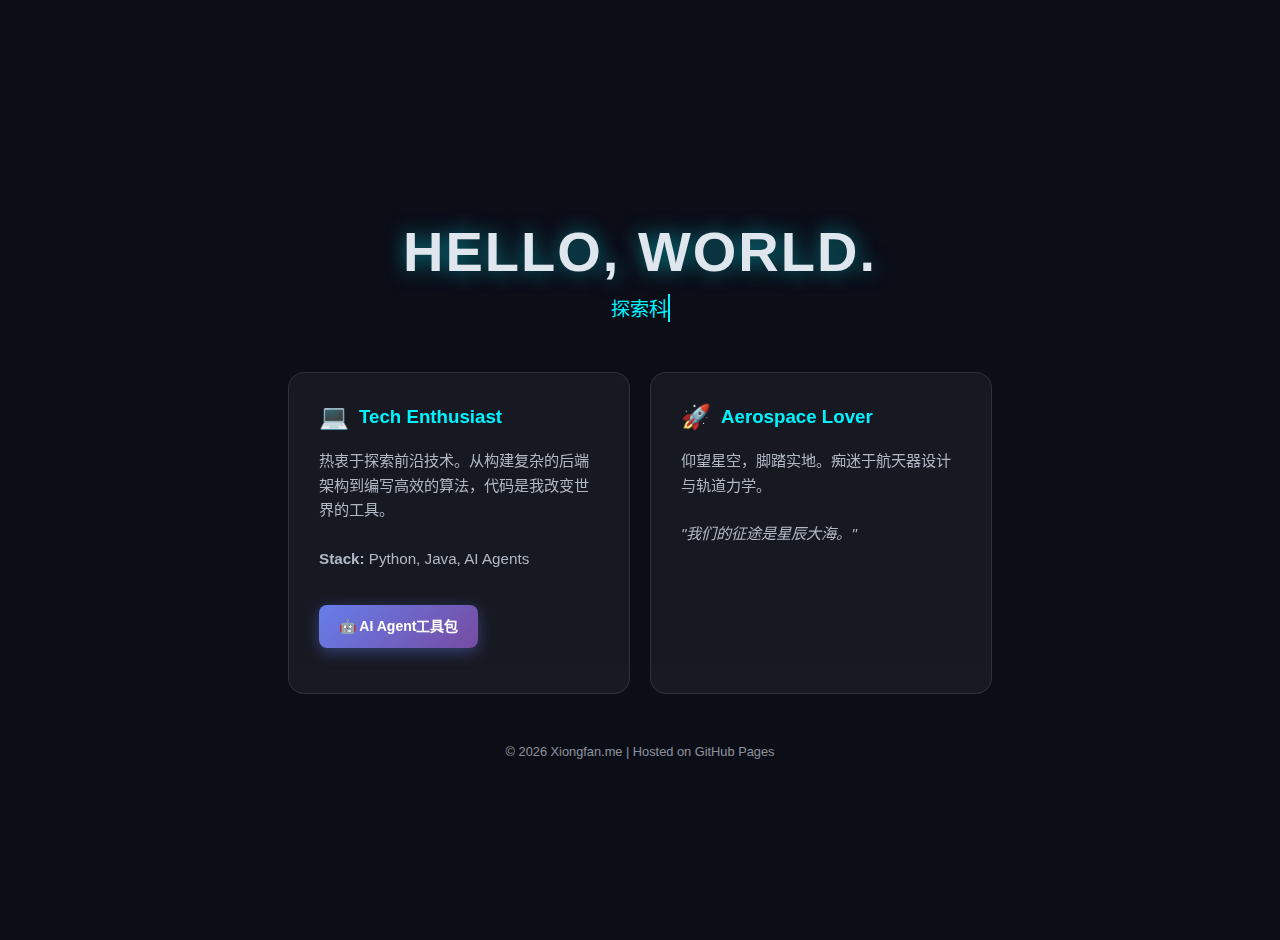
<file: index.html>
<!DOCTYPE html>
<html lang="zh-CN">
<head>
    <meta charset="UTF-8">
    <meta name="viewport" content="width=device-width, initial-scale=1.0">
    <title>XiongFan's Universe</title>
    <style>
        /* --- 全局设置 --- */
        :root {
            --bg-color: #0b0d17;
            --accent-color: #00f3ff; /* 赛博朋克青 */
            --text-color: #e0e6ed;
            --card-bg: rgba(255, 255, 255, 0.05);
            --card-border: rgba(255, 255, 255, 0.1);
        }

        body, html {
            margin: 0;
            padding: 0;
            width: 100%;
            height: 100%;
            font-family: 'Segoe UI', Roboto, Helvetica, Arial, sans-serif;
            background-color: var(--bg-color);
            color: var(--text-color);
            overflow-x: hidden;
        }

        /* --- 动态背景画布 --- */
        #canvas-container {
            position: fixed;
            top: 0;
            left: 0;
            width: 100%;
            height: 100%;
            z-index: -1;
            background: radial-gradient(ellipse at bottom, #1b2735 0%, #090a0f 100%);
        }

        /* --- 主容器 --- */
        .container {
            display: flex;
            flex-direction: column;
            align-items: center;
            justify-content: center;
            min-height: 100vh;
            padding: 20px;
            text-align: center;
            position: relative;
            z-index: 1;
        }

        /* --- 标题区域 --- */
        h1 {
            font-size: 3.5rem;
            margin-bottom: 10px;
            letter-spacing: 2px;
            text-shadow: 0 0 20px rgba(0, 243, 255, 0.5);
        }

        .typewriter {
            font-family: 'Courier New', Courier, monospace;
            font-size: 1.2rem;
            color: var(--accent-color);
            border-right: 2px solid var(--accent-color);
            white-space: nowrap;
            overflow: hidden;
            animation: blink 0.75s step-end infinite;
            display: inline-block;
            margin-bottom: 50px;
        }

        /* --- 卡片区域 --- */
        .grid {
            display: flex;
            gap: 20px;
            flex-wrap: wrap;
            justify-content: center;
            max-width: 800px;
        }

        .card {
            background: var(--card-bg);
            backdrop-filter: blur(10px); /* 磨砂玻璃效果 */
            -webkit-backdrop-filter: blur(10px);
            border: 1px solid var(--card-border);
            border-radius: 16px;
            padding: 30px;
            width: 280px;
            transition: transform 0.3s ease, box-shadow 0.3s ease;
            text-align: left;
        }

        .card:hover {
            transform: translateY(-10px);
            box-shadow: 0 10px 30px rgba(0, 243, 255, 0.15);
            border-color: var(--accent-color);
        }

        .card h3 {
            margin-top: 0;
            color: var(--accent-color);
            display: flex;
            align-items: center;
            gap: 10px;
        }

        .card p {
            line-height: 1.6;
            color: #b0b8c4;
            font-size: 0.95rem;
        }

        .emoji-icon {
            font-size: 1.5rem;
        }

        /* --- 页脚 --- */
        footer {
            margin-top: 50px;
            font-size: 0.8rem;
            opacity: 0.6;
        }

        /* --- 动画关键帧 --- */
        @keyframes blink {
            from, to { border-color: transparent }
            50% { border-color: var(--accent-color) }
        }

        /* --- 移动端适配 --- */
        @media (max-width: 768px) {
            h1 { font-size: 2.5rem; }
            .grid { flex-direction: column; }
            .card { width: 100%; box-sizing: border-box; }
        }
    </style>
</head>
<body>

    <canvas id="canvas-container"></canvas>

    <div class="container">
        <h1>HELLO, WORLD.</h1>
        
        <div id="typing-text" class="typewriter"></div>

        <div class="grid">
            <div class="card">
                <h3><span class="emoji-icon">💻</span> Tech Enthusiast</h3>
                <p>
                    热衷于探索前沿技术。从构建复杂的后端架构到编写高效的算法，代码是我改变世界的工具。
                    <br><br>
                    <strong>Stack:</strong> Python, Java, AI Agents
                    <br><br>
                    <a href="/agent-tools/" style="display: inline-block; padding: 10px 20px; background: linear-gradient(135deg, #667eea 0%, #764ba2 100%); color: white; text-decoration: none; border-radius: 8px; font-size: 14px; font-weight: 600; box-shadow: 0 4px 15px rgba(102, 126, 234, 0.4); transition: all 0.3s ease; margin-top: 10px;">
                        🤖 AI Agent工具包
                    </a>
                </p>
            </div>

            <div class="card">
                <h3><span class="emoji-icon">🚀</span> Aerospace Lover</h3>
                <p>
                    仰望星空，脚踏实地。痴迷于航天器设计与轨道力学。
                    <br><br>
                    <em>"我们的征途是星辰大海。"</em>
                </p>
            </div>
        </div>

        <footer>
            &copy; 2026 Xiongfan.me | Hosted on GitHub Pages
        </footer>
    </div>

    <script>
        // --- 1. 打字机效果脚本 ---
        const textToType = "探索科技边界 · 追逐星辰大海";
        const typeWriterElement = document.getElementById('typing-text');
        let i = 0;

        function typeWriter() {
            if (i < textToType.length) {
                typeWriterElement.innerHTML += textToType.charAt(i);
                i++;
                setTimeout(typeWriter, 100); // 打字速度
            }
        }

        // --- 2. 粒子星空背景脚本 (原生JS实现，无需外部库) ---
        const canvas = document.getElementById('canvas-container');
        const ctx = canvas.getContext('2d');
        let particlesArray;

        // 设置 Canvas 尺寸
        canvas.width = window.innerWidth;
        canvas.height = window.innerHeight;

        // 处理窗口大小调整
        window.addEventListener('resize', () => {
            canvas.width = window.innerWidth;
            canvas.height = window.innerHeight;
            init();
        });

        // 粒子类
        class Particle {
            constructor() {
                this.x = Math.random() * canvas.width;
                this.y = Math.random() * canvas.height;
                this.size = Math.random() * 2; // 星星大小
                this.speedX = (Math.random() * 0.5) - 0.25; // 漂浮速度
                this.speedY = (Math.random() * 0.5) - 0.25;
            }
            update() {
                this.x += this.speedX;
                this.y += this.speedY;
                // 边界检查（让星星从另一边出来）
                if (this.x < 0) this.x = canvas.width;
                if (this.x > canvas.width) this.x = 0;
                if (this.y < 0) this.y = canvas.height;
                if (this.y > canvas.height) this.y = 0;
            }
            draw() {
                ctx.fillStyle = 'white';
                ctx.beginPath();
                ctx.arc(this.x, this.y, this.size, 0, Math.PI * 2);
                ctx.fill();
            }
        }

        function init() {
            particlesArray = [];
            const numberOfParticles = (canvas.height * canvas.width) / 9000; // 根据屏幕面积决定星星数量
            for (let i = 0; i < numberOfParticles; i++) {
                particlesArray.push(new Particle());
            }
        }
        function animate() {
            ctx.clearRect(0, 0, canvas.width, canvas.height);
            for (let i = 0; i < particlesArray.length; i++) {
                particlesArray[i].update();
                particlesArray[i].draw();
                // 连线效果 (模拟星座/神经网络)
                for (let j = i; j < particlesArray.length; j++) {
                    const dx = particlesArray[i].x - particlesArray[j].x;
                    const dy = particlesArray[i].y - particlesArray[j].y;
                    const distance = Math.sqrt(dx * dx + dy * dy);
                    if (distance < 100) {
                        ctx.beginPath();
                        ctx.strokeStyle = `rgba(0, 243, 255, ${0.1 - distance/1000})`; // 青色连线
                        ctx.lineWidth = 0.5;
                        ctx.moveTo(particlesArray[i].x, particlesArray[i].y);
                        ctx.lineTo(particlesArray[j].x, particlesArray[j].y);
                        ctx.stroke();
                    }
                }
            }
            requestAnimationFrame(animate);
        }

        // 启动
        init();
        animate();
        // 延迟一点启动打字机
        setTimeout(typeWriter, 500);

    </script>
</body>
</html>
</file>
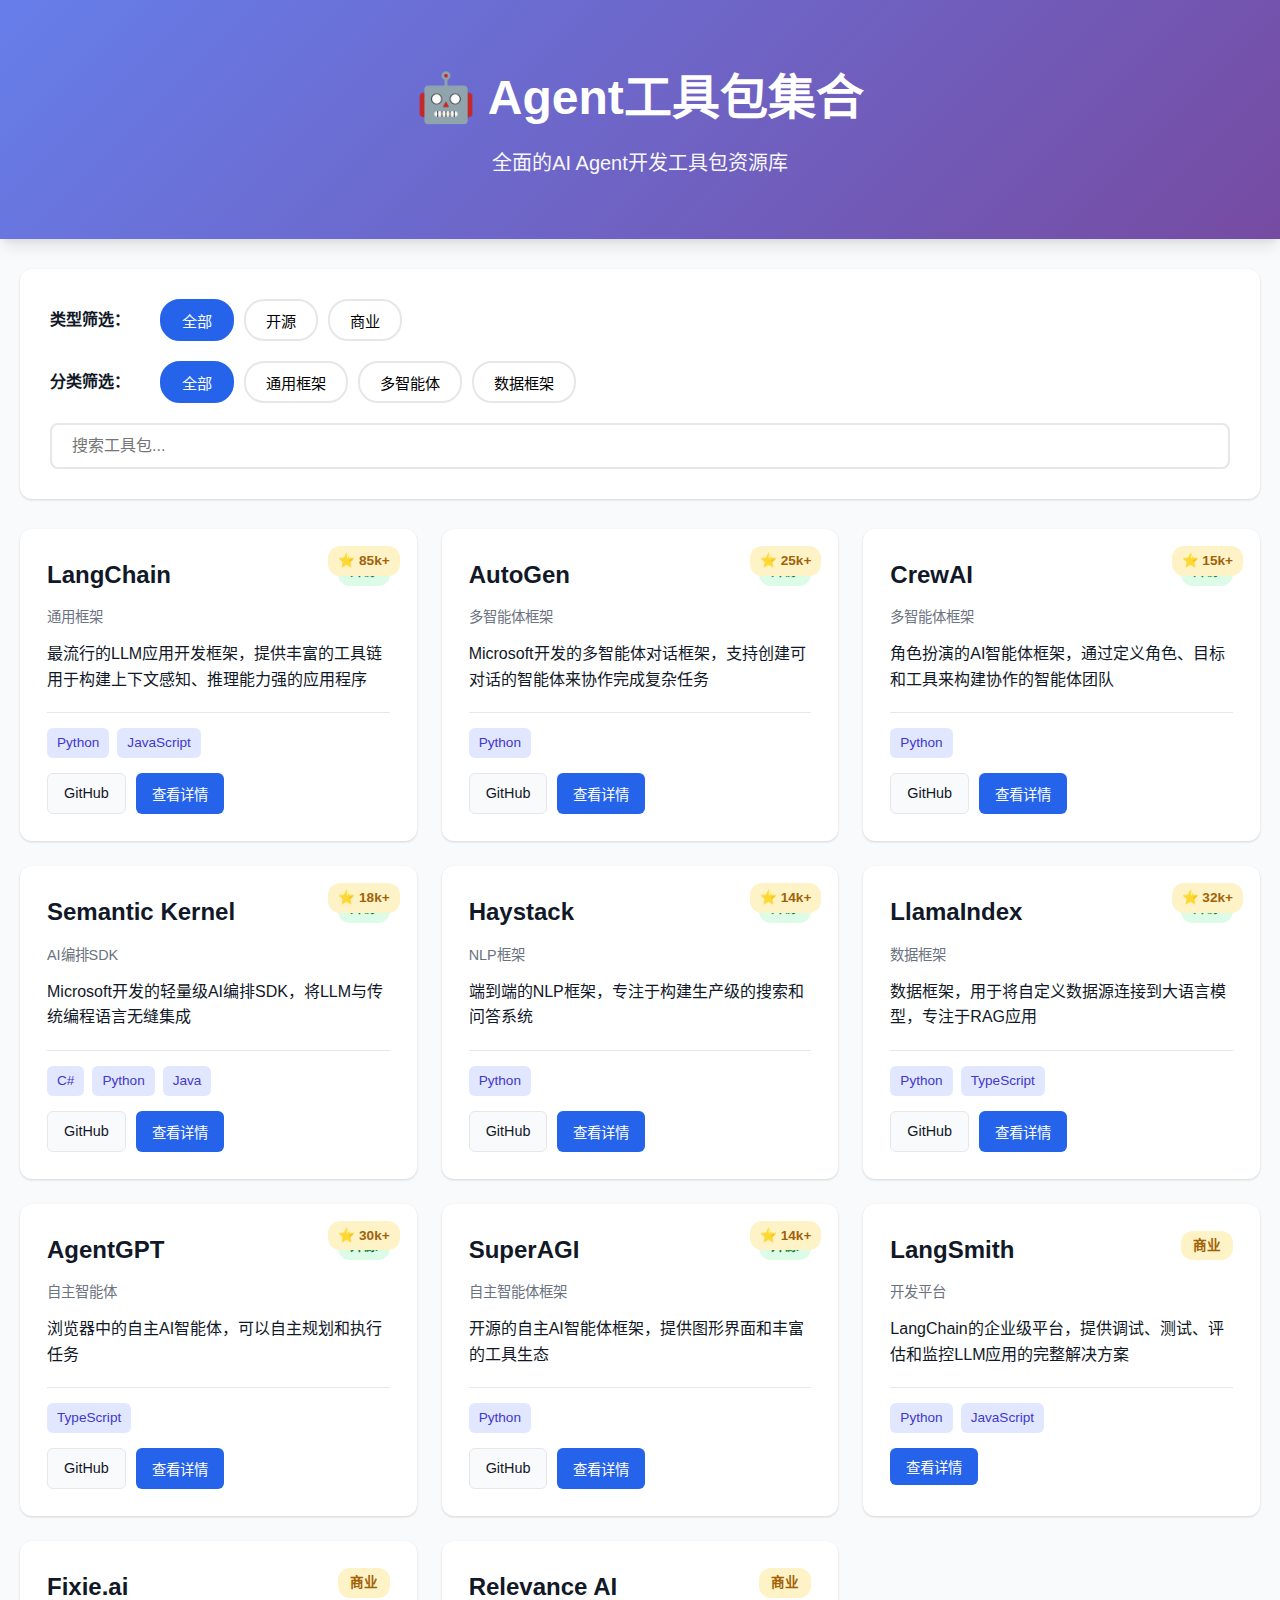
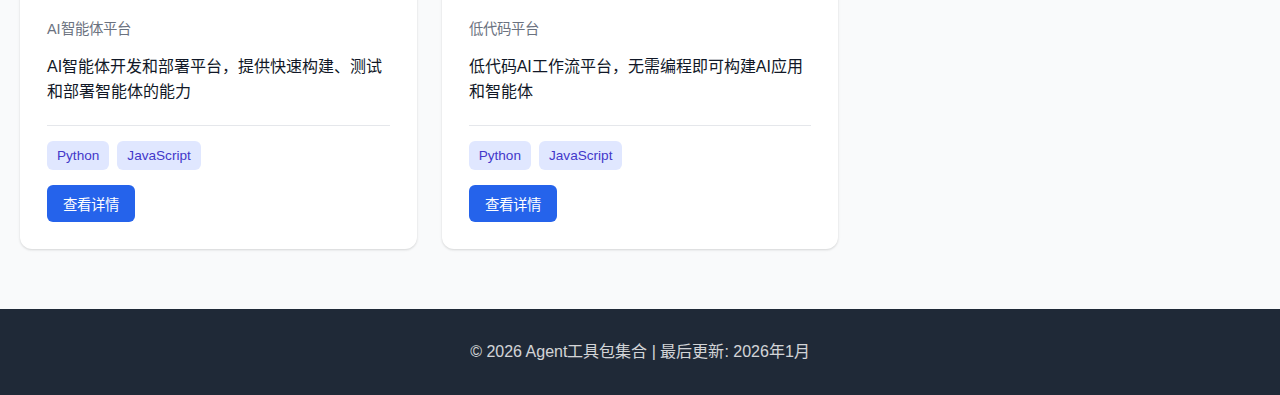
<file: agent-tools/index.html>
<!DOCTYPE html>
<html lang="zh-CN">
<head>
    <meta charset="UTF-8">
    <meta name="viewport" content="width=device-width, initial-scale=1.0">
    <title>Agent工具包集合</title>
    <link rel="stylesheet" href="assets/style.css">
</head>
<body>
    <header>
        <div class="container">
            <h1>🤖 Agent工具包集合</h1>
            <p class="subtitle">全面的AI Agent开发工具包资源库</p>
        </div>
    </header>

    <main class="container">
        <!-- 筛选器 -->
        <section class="filters">
            <div class="filter-group">
                <label>类型筛选：</label>
                <button class="filter-btn active" data-filter="all">全部</button>
                <button class="filter-btn" data-filter="开源">开源</button>
                <button class="filter-btn" data-filter="商业">商业</button>
            </div>
            <div class="filter-group">
                <label>分类筛选：</label>
                <button class="filter-btn active" data-category="all">全部</button>
                <button class="filter-btn" data-category="通用框架">通用框架</button>
                <button class="filter-btn" data-category="多智能体框架">多智能体</button>
                <button class="filter-btn" data-category="数据框架">数据框架</button>
            </div>
            <div class="search-box">
                <input type="text" id="searchInput" placeholder="搜索工具包...">
            </div>
        </section>

        <!-- 工具包卡片容器 -->
        <section id="agentsContainer" class="agents-grid">
            <p class="no-results">正在加载...</p>
        </section>

        <!-- 详细信息模态框 -->
        <div id="modal" class="modal">
            <div class="modal-content">
                <span class="close">&times;</span>
                <div id="modalBody"></div>
            </div>
        </div>
    </main>

    <footer>
        <div class="container">
            <p>&copy; 2026 Agent工具包集合 | 最后更新: 2026年1月</p>
        </div>
    </footer>

    <!-- 数据加载脚本 -->
    <script src="data/agents.json" type="application/json" id="agentsDataScript"></script>
    
    <script>
        // 全局变量
        let agentsData = [];

        // 页面加载完成后初始化
        window.addEventListener('DOMContentLoaded', function() {
            initializeApp();
        });

        // 初始化应用
        async function initializeApp() {
            try {
                // 尝试从JSON文件加载
                const response = await fetch('data/agents.json');
                const data = await response.json();
                agentsData = data.agents;
            } catch (error) {
                console.error('加载数据失败，请检查data/agents.json文件是否存在', error);
                document.getElementById('agentsContainer').innerHTML = 
                    '<p class="no-results">数据加载失败，请确保data/agents.json文件存在并刷新页面</p>';
                return;
            }
            
            if (agentsData && agentsData.length > 0) {
                renderAgents(agentsData);
                setupEventListeners();
            } else {
                document.getElementById('agentsContainer').innerHTML = 
                    '<p class="no-results">暂无数据</p>';
            }
        }

        // 渲染工具包卡片
        function renderAgents(agents) {
            const container = document.getElementById('agentsContainer');
            container.innerHTML = '';

            if (!agents || agents.length === 0) {
                container.innerHTML = '<p class="no-results">未找到匹配的工具包</p>';
                return;
            }

            agents.forEach(agent => {
                const card = createAgentCard(agent);
                container.appendChild(card);
            });
        }

        // 创建单个卡片
        function createAgentCard(agent) {
            const card = document.createElement('div');
            card.className = 'agent-card';
            card.dataset.type = agent.type;
            card.dataset.category = agent.category;

            const typeClass = agent.type === '开源' ? 'type-open' : 'type-commercial';
            
            const githubLink = (agent.github !== '闭源' && agent.github !== '部分开源') ? 
                `<a href="${agent.github}" target="_blank" class="btn-link">GitHub</a>` : '';
            
            const starsDiv = agent.stars !== 'N/A' ? 
                `<div class="stars">⭐ ${agent.stars}</div>` : '';
            
            card.innerHTML = `
                <div class="card-header">
                    <h3>${agent.name}</h3>
                    <span class="type-badge ${typeClass}">${agent.type}</span>
                </div>
                <p class="category">${agent.category}</p>
                <p class="description">${agent.description}</p>
                <div class="card-footer">
                    <div class="languages">
                        ${agent.languages.map(lang => `<span class="lang-tag">${lang}</span>`).join('')}
                    </div>
                    <div class="card-actions">
                        ${githubLink}
                        <button class="btn-primary" onclick="showDetails('${agent.id}')">查看详情</button>
                    </div>
                </div>
                ${starsDiv}
            `;

            return card;
        }

        // 显示详细信息
        function showDetails(agentId) {
            const agent = agentsData.find(a => a.id === agentId);
            if (!agent) return;

            const modal = document.getElementById('modal');
            const modalBody = document.getElementById('modalBody');

            const githubInfo = agent.github !== '闭源' ? 
                `<a href="${agent.github}" target="_blank">${agent.github}</a>` : 
                agent.github;

            modalBody.innerHTML = `
                <h2>${agent.name}</h2>
                <div class="detail-header">
                    <span class="type-badge ${agent.type === '开源' ? 'type-open' : 'type-commercial'}">${agent.type}</span>
                    <span class="category-badge">${agent.category}</span>
                </div>

                <div class="detail-section">
                    <h3>📖 简介</h3>
                    <p>${agent.description}</p>
                </div>

                <div class="detail-section">
                    <h3>🔗 链接</h3>
                    <p><strong>官网：</strong><a href="${agent.website}" target="_blank">${agent.website}</a></p>
                    <p><strong>GitHub：</strong>${githubInfo}</p>
                    <p><strong>定价：</strong>${agent.pricing}</p>
                </div>

                <div class="detail-section">
                    <h3>✨ 核心功能</h3>
                    <ul class="features-list">
                        ${agent.features.map(feature => `<li>${feature}</li>`).join('')}
                    </ul>
                </div>

                <div class="detail-section">
                    <h3>🔧 主要函数/API</h3>
                    ${renderFunctions(agent.functions)}
                </div>

                <div class="detail-section pros-cons">
                    <div class="pros">
                        <h3>✅ 优点</h3>
                        <ul>
                            ${agent.pros.map(pro => `<li>${pro}</li>`).join('')}
                        </ul>
                    </div>
                    <div class="cons">
                        <h3>⚠️ 缺点</h3>
                        <ul>
                            ${agent.cons.map(con => `<li>${con}</li>`).join('')}
                        </ul>
                    </div>
                </div>

                <div class="detail-section">
                    <h3>💻 支持的语言</h3>
                    <div class="languages">
                        ${agent.languages.map(lang => `<span class="lang-tag-large">${lang}</span>`).join('')}
                    </div>
                </div>
            `;

            modal.style.display = 'block';
        }

        // 渲染函数列表
        function renderFunctions(functions) {
            let html = '<div class="functions-grid">';
            
            for (const [category, funcs] of Object.entries(functions)) {
                html += `
                    <div class="function-category">
                        <h4>${category}</h4>
                        <ul>
                `;
                
                for (const [funcName, funcDesc] of Object.entries(funcs)) {
                    html += `<li><code>${funcName}</code> - ${funcDesc}</li>`;
                }
                
                html += `
                        </ul>
                    </div>
                `;
            }
            
            html += '</div>';
            return html;
        }

        // 设置事件监听器
        function setupEventListeners() {
            // 类型筛选
            document.querySelectorAll('[data-filter]').forEach(btn => {
                btn.addEventListener('click', function() {
                    document.querySelectorAll('[data-filter]').forEach(b => b.classList.remove('active'));
                    this.classList.add('active');
                    applyFilters();
                });
            });

            // 分类筛选
            document.querySelectorAll('[data-category]').forEach(btn => {
                btn.addEventListener('click', function() {
                    document.querySelectorAll('[data-category]').forEach(b => b.classList.remove('active'));
                    this.classList.add('active');
                    applyFilters();
                });
            });

            // 搜索
            const searchInput = document.getElementById('searchInput');
            if (searchInput) {
                searchInput.addEventListener('input', applyFilters);
            }

            // 模态框关闭
            const closeBtn = document.querySelector('.close');
            if (closeBtn) {
                closeBtn.addEventListener('click', function() {
                    document.getElementById('modal').style.display = 'none';
                });
            }

            // 点击模态框外部关闭
            window.addEventListener('click', function(event) {
                const modal = document.getElementById('modal');
                if (event.target === modal) {
                    modal.style.display = 'none';
                }
            });
        }

        // 应用筛选
        function applyFilters() {
            const typeFilter = document.querySelector('[data-filter].active');
            const categoryFilter = document.querySelector('[data-category].active');
            const searchInput = document.getElementById('searchInput');
            
            if (!typeFilter || !categoryFilter || !agentsData) return;
            
            const typeValue = typeFilter.dataset.filter;
            const categoryValue = categoryFilter.dataset.category;
            const searchTerm = searchInput ? searchInput.value.toLowerCase() : '';

            let filtered = agentsData;

            // 类型筛选
            if (typeValue !== 'all') {
                filtered = filtered.filter(agent => agent.type === typeValue);
            }

            // 分类筛选
            if (categoryValue !== 'all') {
                filtered = filtered.filter(agent => agent.category === categoryValue);
            }

            // 搜索筛选
            if (searchTerm) {
                filtered = filtered.filter(agent => 
                    agent.name.toLowerCase().includes(searchTerm) ||
                    agent.description.toLowerCase().includes(searchTerm) ||
                    agent.category.toLowerCase().includes(searchTerm)
                );
            }

            renderAgents(filtered);
        }
    </script>
</body>
</html>
</file>
<file: agent-tools/assets/style.css>
/* 全局样式 */
* {
    margin: 0;
    padding: 0;
    box-sizing: border-box;
}

:root {
    --primary-color: #2563eb;
    --primary-hover: #1d4ed8;
    --success-color: #10b981;
    --warning-color: #f59e0b;
    --danger-color: #ef4444;
    --dark-bg: #1f2937;
    --light-bg: #f9fafb;
    --card-bg: #ffffff;
    --border-color: #e5e7eb;
    --text-primary: #111827;
    --text-secondary: #6b7280;
    --shadow: 0 1px 3px 0 rgba(0, 0, 0, 0.1), 0 1px 2px 0 rgba(0, 0, 0, 0.06);
    --shadow-lg: 0 10px 15px -3px rgba(0, 0, 0, 0.1), 0 4px 6px -2px rgba(0, 0, 0, 0.05);
}

body {
    font-family: -apple-system, BlinkMacSystemFont, 'Segoe UI', 'Roboto', 'Oxygen',
        'Ubuntu', 'Cantarell', 'Fira Sans', 'Droid Sans', 'Helvetica Neue',
        sans-serif;
    -webkit-font-smoothing: antialiased;
    -moz-osx-font-smoothing: grayscale;
    background-color: var(--light-bg);
    color: var(--text-primary);
    line-height: 1.6;
}

.container {
    max-width: 1280px;
    margin: 0 auto;
    padding: 0 20px;
}

/* 头部 */
header {
    background: linear-gradient(135deg, #667eea 0%, #764ba2 100%);
    color: white;
    padding: 60px 0;
    text-align: center;
    box-shadow: var(--shadow-lg);
}

header h1 {
    font-size: 3rem;
    font-weight: 700;
    margin-bottom: 10px;
    animation: fadeInDown 0.8s ease-out;
}

header .subtitle {
    font-size: 1.25rem;
    opacity: 0.95;
    animation: fadeInUp 0.8s ease-out;
}

/* 筛选器区域 */
.filters {
    background: var(--card-bg);
    padding: 30px;
    margin: 30px 0;
    border-radius: 12px;
    box-shadow: var(--shadow);
}

.filter-group {
    margin-bottom: 20px;
    display: flex;
    align-items: center;
    flex-wrap: wrap;
    gap: 10px;
}

.filter-group:last-child {
    margin-bottom: 0;
}

.filter-group label {
    font-weight: 600;
    color: var(--text-primary);
    min-width: 100px;
}

.filter-btn {
    padding: 8px 20px;
    border: 2px solid var(--border-color);
    background: white;
    border-radius: 20px;
    cursor: pointer;
    transition: all 0.3s ease;
    font-size: 0.95rem;
    font-weight: 500;
}

.filter-btn:hover {
    border-color: var(--primary-color);
    color: var(--primary-color);
    transform: translateY(-2px);
}

.filter-btn.active {
    background: var(--primary-color);
    color: white;
    border-color: var(--primary-color);
}

.search-box {
    margin-top: 20px;
}

.search-box input {
    width: 100%;
    padding: 12px 20px;
    border: 2px solid var(--border-color);
    border-radius: 8px;
    font-size: 1rem;
    transition: all 0.3s ease;
}

.search-box input:focus {
    outline: none;
    border-color: var(--primary-color);
    box-shadow: 0 0 0 3px rgba(37, 99, 235, 0.1);
}

/* 卡片网格 */
.agents-grid {
    display: grid;
    grid-template-columns: repeat(auto-fill, minmax(350px, 1fr));
    gap: 25px;
    margin-bottom: 40px;
}

/* 工具包卡片 */
.agent-card {
    background: var(--card-bg);
    border-radius: 12px;
    padding: 25px;
    box-shadow: var(--shadow);
    transition: all 0.3s ease;
    position: relative;
    border: 2px solid transparent;
    animation: fadeIn 0.5s ease-out;
}

.agent-card:hover {
    transform: translateY(-5px);
    box-shadow: var(--shadow-lg);
    border-color: var(--primary-color);
}

.card-header {
    display: flex;
    justify-content: space-between;
    align-items: flex-start;
    margin-bottom: 12px;
}

.card-header h3 {
    font-size: 1.5rem;
    color: var(--text-primary);
    flex: 1;
}

.type-badge {
    padding: 4px 12px;
    border-radius: 12px;
    font-size: 0.85rem;
    font-weight: 600;
    white-space: nowrap;
}

.type-open {
    background: #dcfce7;
    color: #15803d;
}

.type-commercial {
    background: #fef3c7;
    color: #a16207;
}

.category {
    color: var(--text-secondary);
    font-size: 0.9rem;
    margin-bottom: 12px;
    font-weight: 500;
}

.description {
    color: var(--text-primary);
    margin-bottom: 20px;
    line-height: 1.6;
}

.card-footer {
    border-top: 1px solid var(--border-color);
    padding-top: 15px;
}

.languages {
    display: flex;
    flex-wrap: wrap;
    gap: 8px;
    margin-bottom: 15px;
}

.lang-tag {
    background: #e0e7ff;
    color: #4338ca;
    padding: 4px 10px;
    border-radius: 6px;
    font-size: 0.85rem;
    font-weight: 500;
}

.card-actions {
    display: flex;
    gap: 10px;
    flex-wrap: wrap;
}

.btn-link, .btn-primary {
    padding: 8px 16px;
    border-radius: 6px;
    text-decoration: none;
    font-weight: 500;
    transition: all 0.3s ease;
    border: none;
    cursor: pointer;
    font-size: 0.9rem;
}

.btn-link {
    background: var(--light-bg);
    color: var(--text-primary);
    border: 1px solid var(--border-color);
}

.btn-link:hover {
    background: var(--border-color);
}

.btn-primary {
    background: var(--primary-color);
    color: white;
}

.btn-primary:hover {
    background: var(--primary-hover);
    transform: translateY(-2px);
}

.stars {
    position: absolute;
    top: 15px;
    right: 15px;
    background: #fef3c7;
    color: #a16207;
    padding: 4px 10px;
    border-radius: 12px;
    font-size: 0.85rem;
    font-weight: 600;
}

.no-results {
    text-align: center;
    padding: 60px 20px;
    color: var(--text-secondary);
    font-size: 1.2rem;
    grid-column: 1 / -1;
}

/* 模态框 */
.modal {
    display: none;
    position: fixed;
    z-index: 1000;
    left: 0;
    top: 0;
    width: 100%;
    height: 100%;
    overflow: auto;
    background-color: rgba(0, 0, 0, 0.5);
    animation: fadeIn 0.3s ease-out;
}

.modal-content {
    background-color: var(--card-bg);
    margin: 3% auto;
    padding: 0;
    border-radius: 16px;
    width: 90%;
    max-width: 900px;
    max-height: 90vh;
    overflow-y: auto;
    box-shadow: 0 20px 25px -5px rgba(0, 0, 0, 0.1), 0 10px 10px -5px rgba(0, 0, 0, 0.04);
    animation: slideIn 0.3s ease-out;
}

.close {
    color: var(--text-secondary);
    float: right;
    font-size: 32px;
    font-weight: bold;
    padding: 20px 30px 0 0;
    cursor: pointer;
    transition: color 0.3s ease;
}

.close:hover,
.close:focus {
    color: var(--text-primary);
}

#modalBody {
    padding: 20px 40px 40px;
}

#modalBody h2 {
    font-size: 2rem;
    margin-bottom: 20px;
    color: var(--text-primary);
}

.detail-header {
    display: flex;
    gap: 10px;
    margin-bottom: 30px;
}

.category-badge {
    background: #dbeafe;
    color: #1e40af;
    padding: 6px 14px;
    border-radius: 12px;
    font-size: 0.9rem;
    font-weight: 600;
}

.detail-section {
    margin-bottom: 30px;
}

.detail-section h3 {
    font-size: 1.5rem;
    margin-bottom: 15px;
    color: var(--text-primary);
    border-left: 4px solid var(--primary-color);
    padding-left: 12px;
}

.detail-section h4 {
    font-size: 1.1rem;
    margin-bottom: 10px;
    color: var(--primary-color);
}

.detail-section p {
    line-height: 1.8;
    color: var(--text-primary);
    margin-bottom: 10px;
}

.detail-section a {
    color: var(--primary-color);
    text-decoration: none;
    word-break: break-all;
}

.detail-section a:hover {
    text-decoration: underline;
}

.features-list {
    list-style: none;
    padding: 0;
}

.features-list li {
    padding: 10px 0;
    padding-left: 30px;
    position: relative;
    border-bottom: 1px solid var(--border-color);
}

.features-list li:before {
    content: "✓";
    position: absolute;
    left: 0;
    color: var(--success-color);
    font-weight: bold;
    font-size: 1.2rem;
}

.functions-grid {
    display: grid;
    grid-template-columns: repeat(auto-fit, minmax(300px, 1fr));
    gap: 20px;
}

.function-category {
    background: var(--light-bg);
    padding: 20px;
    border-radius: 8px;
    border: 1px solid var(--border-color);
}

.function-category ul {
    list-style: none;
    padding: 0;
}

.function-category li {
    padding: 8px 0;
    border-bottom: 1px solid var(--border-color);
    font-size: 0.9rem;
}

.function-category li:last-child {
    border-bottom: none;
}

.function-category code {
    background: white;
    padding: 2px 6px;
    border-radius: 4px;
    font-family: 'Courier New', monospace;
    color: var(--primary-color);
    font-weight: 600;
}

.pros-cons {
    display: grid;
    grid-template-columns: 1fr 1fr;
    gap: 20px;
}

.pros, .cons {
    padding: 20px;
    border-radius: 8px;
}

.pros {
    background: #f0fdf4;
    border: 2px solid #bbf7d0;
}

.cons {
    background: #fef2f2;
    border: 2px solid #fecaca;
}

.pros h3 {
    color: #15803d;
    border-color: #15803d;
}

.cons h3 {
    color: #dc2626;
    border-color: #dc2626;
}

.pros ul, .cons ul {
    list-style: none;
    padding: 0;
}

.pros li, .cons li {
    padding: 8px 0;
    padding-left: 25px;
    position: relative;
}

.pros li:before {
    content: "✓";
    position: absolute;
    left: 0;
    color: #15803d;
    font-weight: bold;
}

.cons li:before {
    content: "⚠";
    position: absolute;
    left: 0;
    color: #dc2626;
}

.lang-tag-large {
    background: #e0e7ff;
    color: #4338ca;
    padding: 8px 16px;
    border-radius: 8px;
    font-size: 1rem;
    font-weight: 600;
    display: inline-block;
    margin-right: 10px;
    margin-bottom: 10px;
}

/* 页脚 */
footer {
    background: var(--dark-bg);
    color: white;
    text-align: center;
    padding: 30px 0;
    margin-top: 60px;
}

footer p {
    opacity: 0.8;
}

/* 动画 */
@keyframes fadeIn {
    from {
        opacity: 0;
    }
    to {
        opacity: 1;
    }
}

@keyframes fadeInDown {
    from {
        opacity: 0;
        transform: translateY(-20px);
    }
    to {
        opacity: 1;
        transform: translateY(0);
    }
}

@keyframes fadeInUp {
    from {
        opacity: 0;
        transform: translateY(20px);
    }
    to {
        opacity: 1;
        transform: translateY(0);
    }
}

@keyframes slideIn {
    from {
        transform: translateY(-50px);
        opacity: 0;
    }
    to {
        transform: translateY(0);
        opacity: 1;
    }
}

/* 响应式设计 */
@media (max-width: 768px) {
    header h1 {
        font-size: 2rem;
    }

    header .subtitle {
        font-size: 1rem;
    }

    .agents-grid {
        grid-template-columns: 1fr;
    }

    .filter-group {
        flex-direction: column;
        align-items: flex-start;
    }

    .pros-cons {
        grid-template-columns: 1fr;
    }

    .functions-grid {
        grid-template-columns: 1fr;
    }

    .modal-content {
        width: 95%;
        margin: 10% auto;
    }

    #modalBody {
        padding: 15px 20px 30px;
    }

    #modalBody h2 {
        font-size: 1.5rem;
    }
}

@media (max-width: 480px) {
    .filters {
        padding: 20px;
    }

    .card-header {
        flex-direction: column;
        align-items: flex-start;
    }

    .type-badge {
        margin-top: 8px;
    }

    .card-actions {
        flex-direction: column;
    }

    .btn-link, .btn-primary {
        width: 100%;
        text-align: center;
    }
}

/* 滚动条美化 */
::-webkit-scrollbar {
    width: 10px;
}

::-webkit-scrollbar-track {
    background: var(--light-bg);
}

::-webkit-scrollbar-thumb {
    background: var(--text-secondary);
    border-radius: 5px;
}

::-webkit-scrollbar-thumb:hover {
    background: var(--text-primary);
}
</file>
